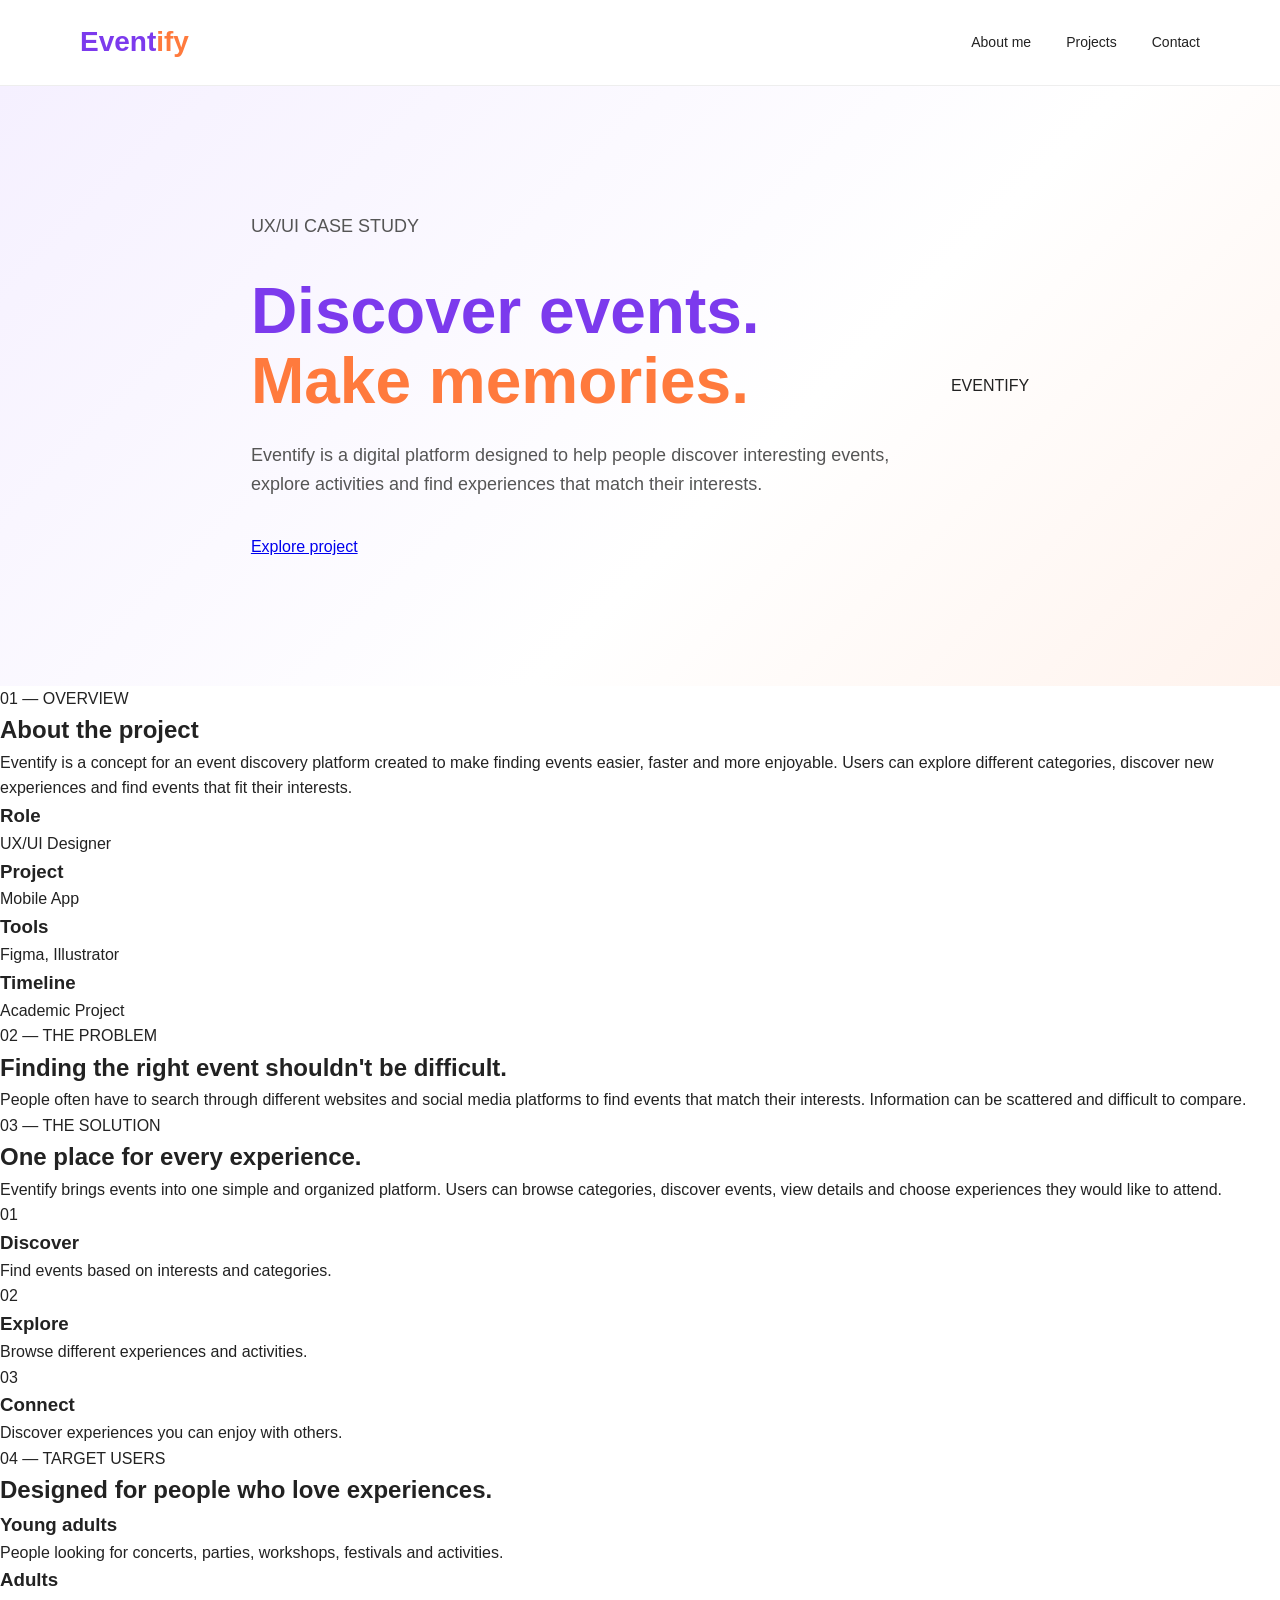
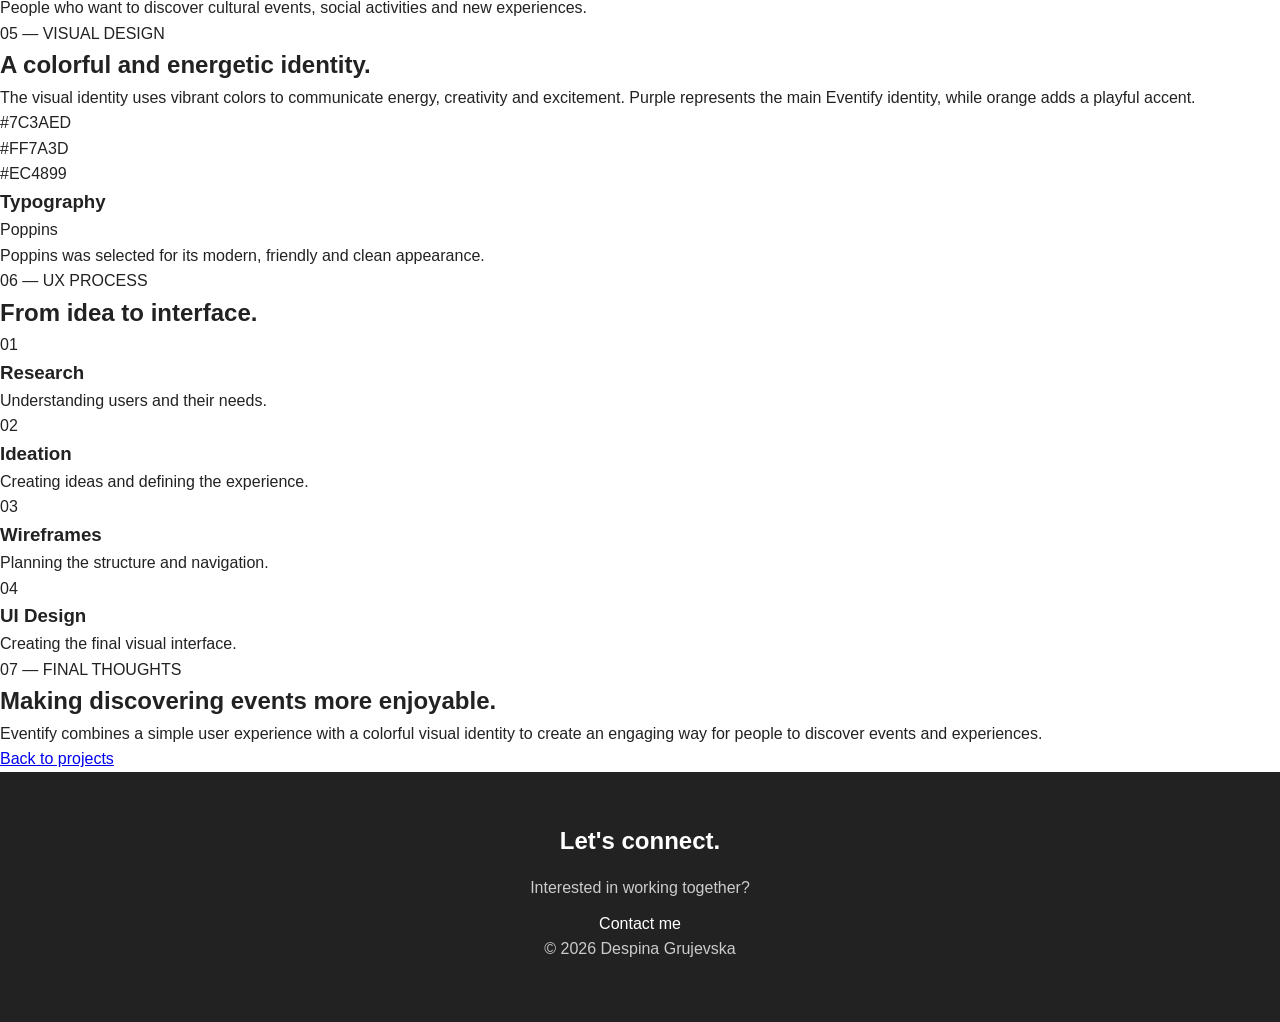
<file: eventify.html>
<!DOCTYPE html>
<html lang="en">

<head>
    <meta charset="UTF-8">
    <meta name="viewport" content="width=device-width, initial-scale=1.0">

    <title>Eventify | Case Study</title>

    <link rel="stylesheet" href="eventify.css">
</head>

<body>

    <!-- =========================
         NAVBAR
    ========================== -->

    <header class="eventify-header">
        <nav class="eventify-nav">

            <a href="index.html" class="eventify-logo">
                Event<span>ify</span>
            </a>

            <div class="eventify-links">
                <a href="index.html">About me</a>
                <a href="index.html#projects">Projects</a>
                <a href="#contact">Contact</a>
            </div>

        </nav>
    </header>


    <!-- =========================
         MAIN
    ========================== -->

    <main class="eventify-main">

        <!-- HERO -->

        <section class="eventify-hero">

            <div class="eventify-hero-text">

                <p class="small-title">UX/UI CASE STUDY</p>

                <h1>
                    Discover events.<br>
                    <span>Make memories.</span>
                </h1>

                <p>
                    Eventify is a digital platform designed to help people
                    discover interesting events, explore activities and
                    find experiences that match their interests.
                </p>

                <a href="#overview" class="eventify-btn">
                    Explore project
                </a>

            </div>

            <div class="eventify-hero-image">
                <div class="mockup-placeholder">
                    EVENTIFY
                </div>
            </div>

        </section>


        <!-- =========================
             OVERVIEW
        ========================== -->

        <section id="overview" class="project-section">

            <div class="section-container">

                <p class="small-title">01 — OVERVIEW</p>

                <h2>About the project</h2>

                <p class="section-text">
                    Eventify is a concept for an event discovery platform
                    created to make finding events easier, faster and more
                    enjoyable. Users can explore different categories,
                    discover new experiences and find events that fit
                    their interests.
                </p>

                <div class="info-grid">

                    <div class="info-card">
                        <h3>Role</h3>
                        <p>UX/UI Designer</p>
                    </div>

                    <div class="info-card">
                        <h3>Project</h3>
                        <p>Mobile App</p>
                    </div>

                    <div class="info-card">
                        <h3>Tools</h3>
                        <p>Figma, Illustrator</p>
                    </div>

                    <div class="info-card">
                        <h3>Timeline</h3>
                        <p>Academic Project</p>
                    </div>

                </div>

            </div>

        </section>


        <!-- =========================
             PROBLEM
        ========================== -->

        <section class="project-section light-section">

            <div class="section-container">

                <p class="small-title">02 — THE PROBLEM</p>

                <h2>Finding the right event shouldn't be difficult.</h2>

                <p class="section-text">
                    People often have to search through different websites
                    and social media platforms to find events that match
                    their interests. Information can be scattered and
                    difficult to compare.
                </p>

            </div>

        </section>


        <!-- =========================
             SOLUTION
        ========================== -->

        <section class="project-section">

            <div class="section-container">

                <p class="small-title">03 — THE SOLUTION</p>

                <h2>One place for every experience.</h2>

                <p class="section-text">
                    Eventify brings events into one simple and organized
                    platform. Users can browse categories, discover events,
                    view details and choose experiences they would like
                    to attend.
                </p>

                <div class="feature-grid">

                    <div class="feature-card">
                        <div class="feature-number">01</div>
                        <h3>Discover</h3>
                        <p>
                            Find events based on interests and categories.
                        </p>
                    </div>

                    <div class="feature-card">
                        <div class="feature-number">02</div>
                        <h3>Explore</h3>
                        <p>
                            Browse different experiences and activities.
                        </p>
                    </div>

                    <div class="feature-card">
                        <div class="feature-number">03</div>
                        <h3>Connect</h3>
                        <p>
                            Discover experiences you can enjoy with others.
                        </p>
                    </div>

                </div>

            </div>

        </section>


        <!-- =========================
             TARGET USERS
        ========================== -->

        <section class="project-section light-section">

            <div class="section-container">

                <p class="small-title">04 — TARGET USERS</p>

                <h2>Designed for people who love experiences.</h2>

                <div class="audience-grid">

                    <div class="audience-card">
                        <h3>Young adults</h3>
                        <p>
                            People looking for concerts, parties, workshops,
                            festivals and activities.
                        </p>
                    </div>

                    <div class="audience-card">
                        <h3>Adults</h3>
                        <p>
                            People who want to discover cultural events,
                            social activities and new experiences.
                        </p>
                    </div>

                </div>

            </div>

        </section>


        <!-- =========================
             DESIGN
        ========================== -->

        <section class="project-section">

            <div class="section-container">

                <p class="small-title">05 — VISUAL DESIGN</p>

                <h2>A colorful and energetic identity.</h2>

                <p class="section-text">
                    The visual identity uses vibrant colors to communicate
                    energy, creativity and excitement. Purple represents
                    the main Eventify identity, while orange adds a playful
                    accent.
                </p>

                <div class="colors">

                    <div class="color-item purple">
                        <span>#7C3AED</span>
                    </div>

                    <div class="color-item orange">
                        <span>#FF7A3D</span>
                    </div>

                    <div class="color-item pink">
                        <span>#EC4899</span>
                    </div>

                </div>

                <div class="typography">

                    <h3>Typography</h3>

                    <p class="font-name">Poppins</p>

                    <p>
                        Poppins was selected for its modern, friendly and
                        clean appearance.
                    </p>

                </div>

            </div>

        </section>


        <!-- =========================
             UX PROCESS
        ========================== -->

        <section class="project-section light-section">

            <div class="section-container">

                <p class="small-title">06 — UX PROCESS</p>

                <h2>From idea to interface.</h2>

                <div class="process-grid">

                    <div class="process-card">
                        <span>01</span>
                        <h3>Research</h3>
                        <p>Understanding users and their needs.</p>
                    </div>

                    <div class="process-card">
                        <span>02</span>
                        <h3>Ideation</h3>
                        <p>Creating ideas and defining the experience.</p>
                    </div>

                    <div class="process-card">
                        <span>03</span>
                        <h3>Wireframes</h3>
                        <p>Planning the structure and navigation.</p>
                    </div>

                    <div class="process-card">
                        <span>04</span>
                        <h3>UI Design</h3>
                        <p>Creating the final visual interface.</p>
                    </div>

                </div>

            </div>

        </section>


        <!-- =========================
             FINAL THOUGHTS
        ========================== -->

        <section class="project-section">

            <div class="section-container final-section">

                <p class="small-title">07 — FINAL THOUGHTS</p>

                <h2>Making discovering events more enjoyable.</h2>

                <p class="section-text">
                    Eventify combines a simple user experience with a
                    colorful visual identity to create an engaging way
                    for people to discover events and experiences.
                </p>

                <a href="index.html#projects" class="eventify-btn">
                    Back to projects
                </a>

            </div>

        </section>

    </main>


    <!-- =========================
         FOOTER
    ========================== -->

    <footer id="contact" class="eventify-footer">

        <h2>Let's connect.</h2>

        <p>
            Interested in working together?
        </p>

        <a href="mailto:despina@example.com">
            Contact me
        </a>

        <p class="copyright">
            © 2026 Despina Grujevska
        </p>

    </footer>


</body>
</html>
</file>
<file: eventify.css>
/* =========================================
   EVENTIFY CASE STUDY
   ========================================= */

* {
    margin: 0;
    padding: 0;
    box-sizing: border-box;
}

html {
    scroll-behavior: smooth;
}

body {
    font-family: Arial, sans-serif;
    background-color: #ffffff;
    color: #222222;
    line-height: 1.6;
}

/* =========================================
   NAVBAR
   ========================================= */

.eventify-header {
    width: 100%;
    background-color: #ffffff;
    position: sticky;
    top: 0;
    z-index: 1000;
    border-bottom: 1px solid #eeeeee;
}

.eventify-nav {
    width: 100%;
    max-width: 1200px;
    margin: 0 auto;
    padding: 20px 40px;

    display: flex;
    align-items: center;
    justify-content: space-between;
}

/* LOGO */

.eventify-logo {
    text-decoration: none;
    font-size: 28px;
    font-weight: 700;
    color: #7c3aed;
}

.eventify-logo span {
    color: #ff7a3d;
}

/* NAV LINKS */

.eventify-links {
    display: flex;
    align-items: center;
    gap: 35px;
}

.eventify-links a {
    text-decoration: none;
    color: #222222;
    font-size: 14px;
    transition: 0.3s;
}

.eventify-links a:hover {
    color: #7c3aed;
}

/* =========================================
   MAIN
   ========================================= */

.eventify-main {
    width: 100%;
}

/* =========================================
   HERO
   ========================================= */

.eventify-hero {
    min-height: 600px;
    padding: 100px 40px;

    display: flex;
    align-items: center;
    justify-content: center;

    background: linear-gradient(
        135deg,
        #f5f0ff 0%,
        #ffffff 60%,
        #fff3ed 100%
    );
}

.eventify-hero-content {
    width: 100%;
    max-width: 1100px;
    text-align: center;
}

.eventify-hero h1 {
    font-size: 64px;
    line-height: 1.1;
    margin-bottom: 25px;
    color: #7c3aed;
}

.eventify-hero h1 span {
    color: #ff7a3d;
}

.eventify-hero p {
    max-width: 700px;
    margin: 0 auto 35px;
    font-size: 18px;
    color: #555555;
}

/* =========================================
   GENERAL SECTIONS
   ========================================= */

.eventify-section {
    width: 100%;
    max-width: 1200px;
    margin: 0 auto;
    padding: 100px 40px;
}

.eventify-section h2 {
    font-size: 40px;
    color: #7c3aed;
    margin-bottom: 20px;
}

.eventify-section h3 {
    font-size: 24px;
    margin-bottom: 15px;
}

.eventify-section p {
    max-width: 800px;
    font-size: 16px;
    color: #555555;
    margin-bottom: 20px;
}

/* =========================================
   INTRO / OVERVIEW
   ========================================= */

.eventify-overview {
    background-color: #ffffff;
}

.eventify-overview-content {
    display: grid;
    grid-template-columns: 1fr 1fr;
    gap: 60px;
    align-items: center;
}

.eventify-overview-text {
    padding-right: 20px;
}

/* =========================================
   PROJECT INFO
   ========================================= */

.eventify-info {
    display: grid;
    grid-template-columns: repeat(3, 1fr);
    gap: 25px;
    margin-top: 40px;
}

.eventify-info-card {
    padding: 30px;
    border-radius: 18px;
    background-color: #f7f5ff;
    border: 1px solid #eee8ff;
}

.eventify-info-card h3 {
    color: #7c3aed;
    font-size: 18px;
    margin-bottom: 10px;
}

.eventify-info-card p {
    margin-bottom: 0;
    font-size: 14px;
}

/* =========================================
   PROBLEM
   ========================================= */

.eventify-problem {
    background-color: #fafafa;
}

.eventify-problem-content {
    max-width: 850px;
}

/* =========================================
   GOALS
   ========================================= */

.eventify-goals {
    display: grid;
    grid-template-columns: repeat(2, 1fr);
    gap: 25px;
    margin-top: 40px;
}

.eventify-goal {
    padding: 30px;
    border-radius: 18px;
    background-color: #ffffff;
    border: 1px solid #eeeeee;
    transition: 0.3s;
}

.eventify-goal:hover {
    transform: translateY(-5px);
    box-shadow: 0 10px 30px rgba(124, 58, 237, 0.08);
}

.eventify-goal h3 {
    color: #7c3aed;
}

/* =========================================
   USER PERSONA
   ========================================= */

.eventify-persona {
    display: grid;
    grid-template-columns: 280px 1fr;
    gap: 50px;
    align-items: center;
}

.eventify-persona-image {
    width: 280px;
    height: 280px;
    border-radius: 50%;
    background-color: #f0eaff;

    display: flex;
    align-items: center;
    justify-content: center;

    color: #7c3aed;
    font-size: 18px;
    font-weight: 600;
}

.eventify-persona-info h3 {
    color: #7c3aed;
}

/* =========================================
   USER FLOW
   ========================================= */

.eventify-flow {
    display: flex;
    align-items: center;
    justify-content: center;
    flex-wrap: wrap;
    gap: 15px;
    margin-top: 40px;
}

.eventify-flow-step {
    padding: 18px 25px;
    background-color: #7c3aed;
    color: #ffffff;
    border-radius: 12px;
    font-size: 14px;
    text-align: center;
}

.eventify-flow-arrow {
    font-size: 22px;
    color: #ff7a3d;
}

/* =========================================
   DESIGN / COLORS
   ========================================= */

.eventify-colors {
    display: flex;
    gap: 25px;
    flex-wrap: wrap;
    margin-top: 40px;
}

.eventify-color {
    width: 150px;
    height: 150px;
    border-radius: 20px;
    display: flex;
    align-items: flex-end;
    padding: 15px;
    color: #ffffff;
    font-weight: 600;
}

.eventify-purple {
    background-color: #7c3aed;
}

.eventify-pink {
    background-color: #ec4899;
}

.eventify-orange {
    background-color: #ff7a3d;
}

.eventify-dark {
    background-color: #222222;
}

/* =========================================
   TYPOGRAPHY
   ========================================= */

.eventify-typography {
    margin-top: 40px;
}

.eventify-typography h1 {
    font-size: 60px;
    color: #7c3aed;
    margin-bottom: 10px;
}

.eventify-typography h2 {
    font-size: 40px;
    margin-bottom: 10px;
}

.eventify-typography p {
    font-size: 18px;
}

/* =========================================
   SCREENS / MOCKUPS
   ========================================= */

.eventify-screens {
    display: grid;
    grid-template-columns: repeat(3, 1fr);
    gap: 30px;
    margin-top: 50px;
}

.eventify-screen {
    background-color: #f7f5ff;
    border-radius: 20px;
    padding: 20px;
    min-height: 400px;

    display: flex;
    align-items: center;
    justify-content: center;

    color: #7c3aed;
    text-align: center;
}

/* If actual images are used */

.eventify-screen img {
    width: 100%;
    max-width: 350px;
    height: auto;
    display: block;
    border-radius: 15px;
}

/* =========================================
   RESULTS
   ========================================= */

.eventify-results {
    background-color: #f7f5ff;
}

.eventify-results-grid {
    display: grid;
    grid-template-columns: repeat(3, 1fr);
    gap: 25px;
    margin-top: 40px;
}

.eventify-result-card {
    background-color: #ffffff;
    padding: 30px;
    border-radius: 18px;
}

.eventify-result-card h3 {
    color: #7c3aed;
}

/* =========================================
   CONCLUSION
   ========================================= */

.eventify-conclusion {
    text-align: center;
}

.eventify-conclusion p {
    margin-left: auto;
    margin-right: auto;
}

/* =========================================
   FOOTER
   ========================================= */

.eventify-footer {
    background-color: #222222;
    color: #ffffff;
    text-align: center;
    padding: 50px 30px;
}

.eventify-footer h2 {
    color: #ffffff;
    margin-bottom: 15px;
}

.eventify-footer p {
    color: #cccccc;
    margin-bottom: 10px;
}

.eventify-footer a {
    color: #ffffff;
    text-decoration: none;
}

.eventify-footer a:hover {
    color: #7c3aed;
}

/* =========================================
   BUTTON
   ========================================= */

.eventify-button {
    display: inline-block;
    padding: 14px 28px;
    background-color: #7c3aed;
    color: #ffffff;
    text-decoration: none;
    border-radius: 10px;
    font-size: 14px;
    font-weight: 600;
    transition: 0.3s;
}

.eventify-button:hover {
    background-color: #6d28d9;
    transform: translateY(-2px);
}

/* =========================================
   RESPONSIVE
   ========================================= */

@media (max-width: 768px) {

    .eventify-nav {
        padding: 15px 20px;
    }

    .eventify-links {
        gap: 15px;
    }

    .eventify-links a {
        font-size: 12px;
    }

    .eventify-logo {
        font-size: 22px;
    }

    .eventify-hero {
        padding: 70px 20px;
        min-height: 500px;
    }

    .eventify-hero h1 {
        font-size: 42px;
    }

    .eventify-hero p {
        font-size: 16px;
    }

    .eventify-section {
        padding: 70px 20px;
    }

    .eventify-section h2 {
        font-size: 32px;
    }

    .eventify-overview-content {
        grid-template-columns: 1fr;
        gap: 30px;
    }

    .eventify-info {
        grid-template-columns: 1fr;
    }

    .eventify-goals {
        grid-template-columns: 1fr;
    }

    .eventify-persona {
        grid-template-columns: 1fr;
        text-align: center;
    }

    .eventify-persona-image {
        margin: 0 auto;
    }

    .eventify-screens {
        grid-template-columns: 1fr;
    }

    .eventify-results-grid {
        grid-template-columns: 1fr;
    }

    .eventify-colors {
        justify-content: center;
    }

    .eventify-flow {
        flex-direction: column;
    }

    .eventify-flow-arrow {
        transform: rotate(90deg);
    }
}
</file>
